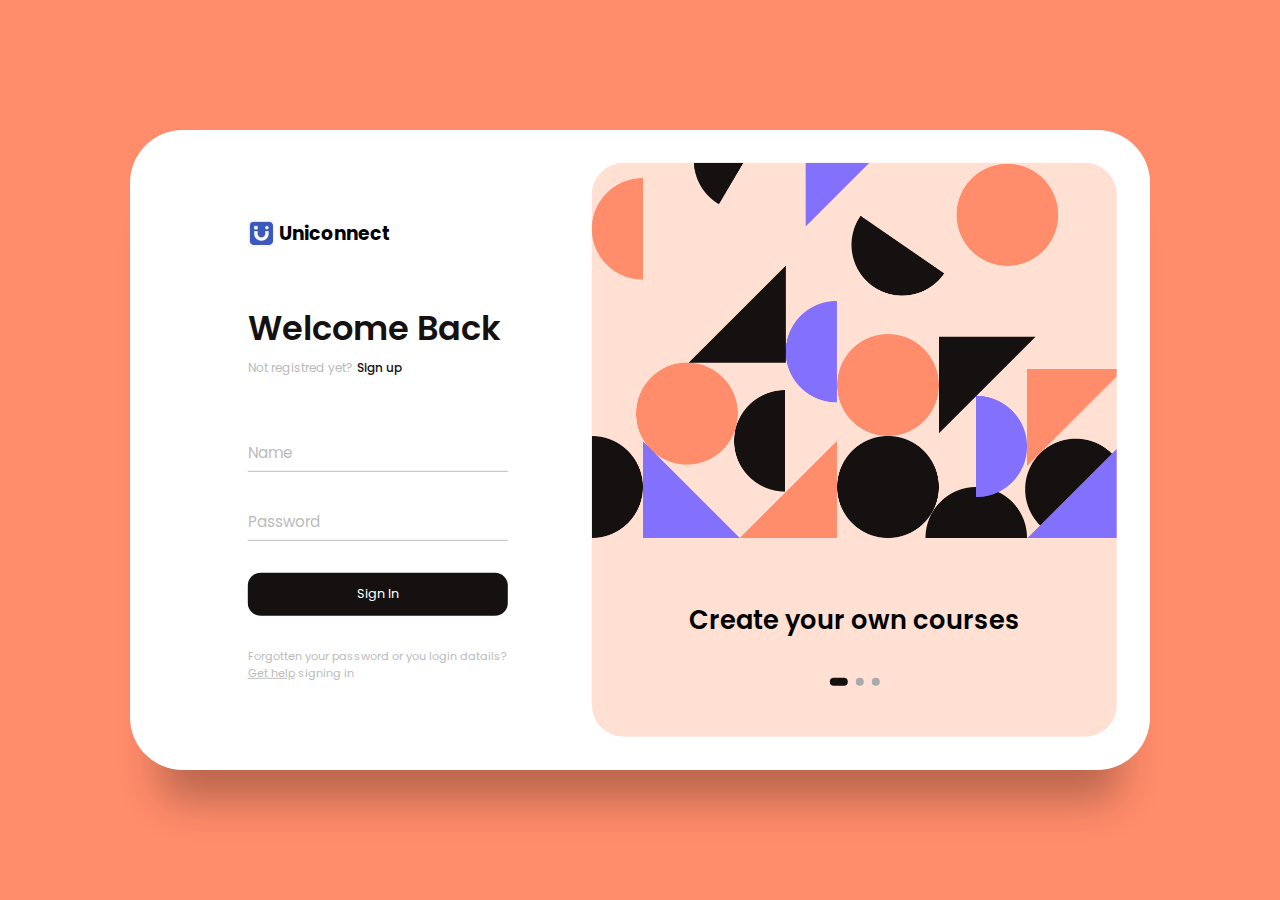
<file: Login.html>
<!DOCTYPE html>
<html lang="en">

<head>
  <meta charset="UTF-8" />
  <meta http-equiv="X-UA-Compatible" content="IE=edge" />
  <meta name="viewport" content="width=device-width, initial-scale=1.0" />
  <title>Uniconnect Signin/ Sign up </title>
  <link rel="icon" type="image/x-icon" href="logo.png">
  <link rel="stylesheet" href="regi.css" />
</head>
<body>
  <main>
    <div class="box">
      <div class="inner-box">
        <div class="forms-wrap">
          <form action="login.php" method="get" autocomplete="off" class="sign-in-form">
            <div class="logo">
              <img src="logo.png" alt="easyclass" />
              <h3>Uniconnect</h3>
            </div>

            <div class="heading">
              <h2>Welcome Back</h2>
              <h6>Not registred yet?</h6>
              <a href="#" class="toggle">Sign up</a>
            </div>

            <div class="actual-form">
              <div class="input-wrap">
                <input type="text" name='name' minlength="4" class="input-field" autocomplete="off" required />
                <label>Name</label>
              </div>

              <div class="input-wrap">
                <input type="password" name='password' minlength="4" class="input-field" autocomplete="off" required />
                <label>Password</label>
              </div>

              <input type="submit" value="Sign In" class="sign-btn" />

              <p class="text">
                Forgotten your password or you login datails?
                <a href="#">Get help</a> signing in
              </p>
            </div>
          </form>

          <form action="register.php" method="get" autocomplete="off" class="sign-up-form">
            <div class="logo">
              <img src="logo.png" alt="easyclass" />
              <h3>Uniconnect</h3>
            </div>

            <div class="heading">
              <h2>Get Started</h2>
              <h6>Already have an account?</h6>
              <a href="#" class="toggle">Sign in</a>
            </div>

            <div class="actual-form">
              <div class="input-wrap">
                <input type="text"   class="input-field" autocomplete="off" name="name" required />
                <label>Name</label>
              </div>

              <div class="input-wrap">
                <input type="email" name="email" class="input-field"autocomplete="off"  name="email" required />
                <label>Email</label>
              </div>

              <div class="input-wrap">
                <input type="password"  class="input-field" autocomplete="off" name="password" required />
                <label>Password</label>
              </div>

              <input type="submit" value="Sign Up" class="sign-btn" />

              <p class="text">
                By signing up, I agree to the
                <a href="#">Terms of Services</a> and
                <a href="#">Privacy Policy</a>
              </p>
            </div>
          </form>
        </div>

        <div class="carousel">
          <div class="images-wrapper">
            <img src="./img/image1.png" class="image img-1 show" alt="" />
            <img src="./img/image2.png" class="image img-2" alt="" />
            <img src="./img/image3.png" class="image img-3" alt="" />
          </div>

          <div class="text-slider">
            <div class="text-wrap">
              <div class="text-group">
                <h2>Create your own courses</h2>
                <h2>Customize as you like</h2>
                <h2>Invite students to your class</h2>
              </div>
            </div>

            <div class="bullets">
              <span class="active" data-value="1"></span>
              <span data-value="2"></span>
              <span data-value="3"></span>
            </div>
          </div>
        </div>
      </div>
    </div>
  </main>

  <!-- Javascript file -->

  <script src="re.js"></script>
</body>

</html>
</file>
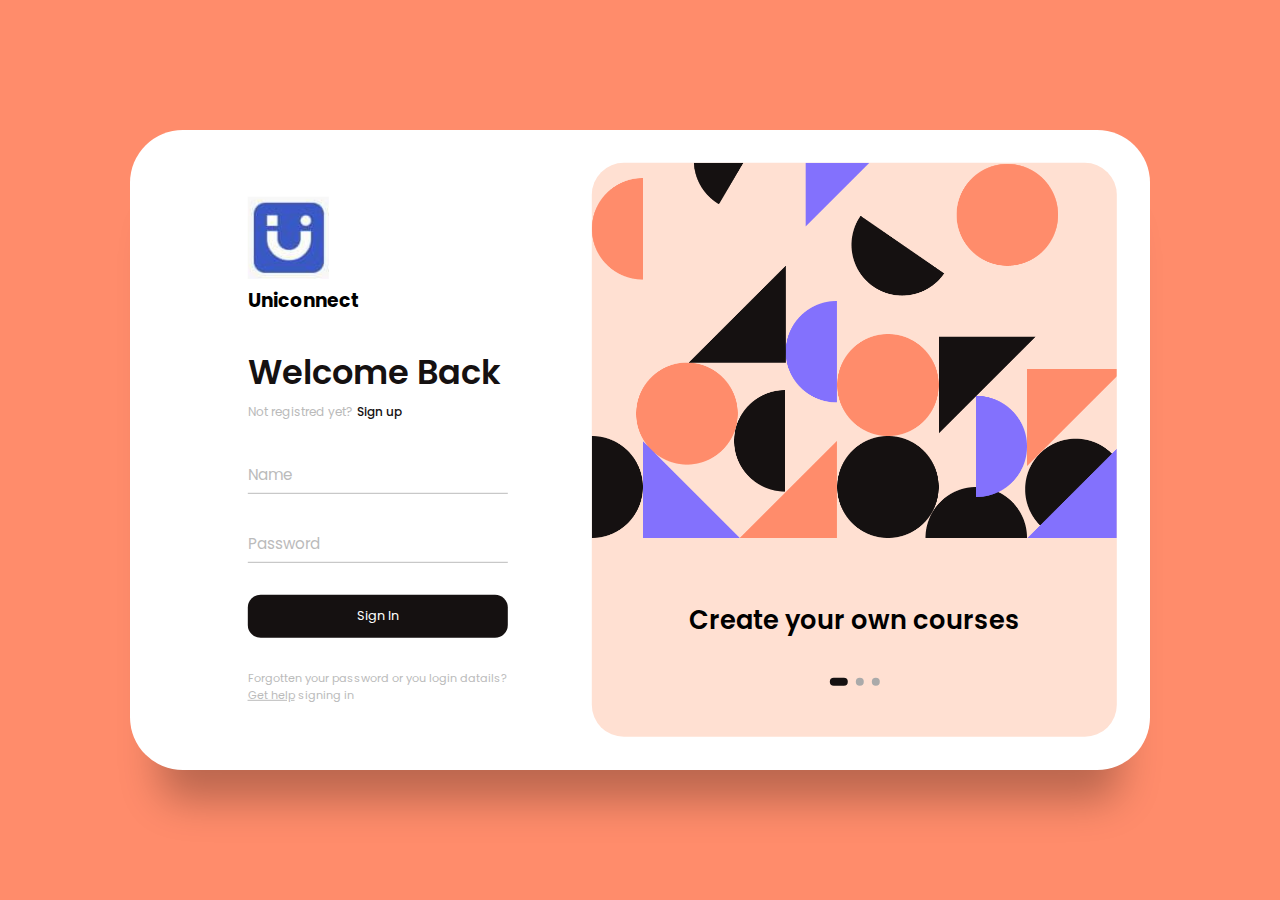
<file: UniConnect/Login.html>
<!DOCTYPE html>
<html lang="en">

<head>
  <meta charset="UTF-8" />
  <meta http-equiv="X-UA-Compatible" content="IE=edge" />
  <meta name="viewport" content="width=device-width, initial-scale=1.0" />
  <title>Uniconnect Signin/ Sign up </title>
  <link rel="icon" type="image/x-icon" href="logo.png">
  <link rel="stylesheet" href="./style/regi.css" />
</head>
<body>
  <main>
    <div class="box">
      <div class="inner-box">
        <div class="forms-wrap">
          <form action="login.php" method="get" autocomplete="off" class="sign-in-form">
            <div class="./images/logo">
              <img src="./images/loginlogo.png" alt="easyclass" />
              <h3>Uniconnect</h3>
            </div>

            <div class="heading">
              <h2>Welcome Back</h2>
              <h6>Not registred yet?</h6>
              <a href="#" class="toggle">Sign up</a>
            </div>

            <div class="actual-form">
              <div class="input-wrap">
                <input type="text" name='name' minlength="4" class="input-field" autocomplete="off" required />
                <label>Name</label>
              </div>

              <div class="input-wrap">
                <input type="password" name='password' minlength="4" class="input-field" autocomplete="off" required />
                <label>Password</label>
              </div>

              <input type="submit" value="Sign In" class="sign-btn" />

              <p class="text">
                Forgotten your password or you login datails?
                <a href="#">Get help</a> signing in
              </p>
            </div>
          </form>

          <form action="register.php" method="post" autocomplete="off" class="sign-up-form">
            <div class="logo">
              <img src="./images/loginlogo.png" alt="easyclass" />
              <h3>Uniconnect</h3>
            </div>

            <div class="heading">
              <h2>Get Started</h2>
              <h6>Already have an account?</h6>
              <a href="#" class="toggle">Sign in</a>
            </div>

            <div class="actual-form">
              <div class="input-wrap">
                <input type="text"   class="input-field" autocomplete="off" name="name" required />
                <label>Name</label>
              </div>

              <div class="input-wrap">
                <input type="email" name="email" class="input-field"autocomplete="off"  name="email" required />
                <label>Email</label>
              </div>

              <div class="input-wrap">
                <input type="password"  class="input-field" autocomplete="off" name="password" required />
                <label>Password</label>
              </div>

              <input type="submit" value="Sign Up" class="sign-btn" />

              <p class="text">
                By signing up, I agree to the
                <a href="#">Terms of Services</a> and
                <a href="#">Privacy Policy</a>
              </p>
            </div>
          </form>
        </div>

        <div class="carousel">
          <div class="images-wrapper">
            <img src="./images/image1.png" class="image img-1 show" alt="" />
            <img src="./images/image2.png" class="image img-2" alt="" />
            <img src="./images/image3.png" class="image img-3" alt="" />
          </div>

          <div class="text-slider">
            <div class="text-wrap">
              <div class="text-group">
                <h2>Create your own courses</h2>
                <h2>Customize as you like</h2>
                <h2>Invite students to your class</h2>
              </div>
            </div>

            <div class="bullets">
              <span class="active" data-value="1"></span>
              <span data-value="2"></span>
              <span data-value="3"></span>
            </div>
          </div>
        </div>
      </div>
    </div>
  </main>

  <!-- Javascript file -->

  <script src="./scripts/re.js"></script>
</body>

</html>
</file>
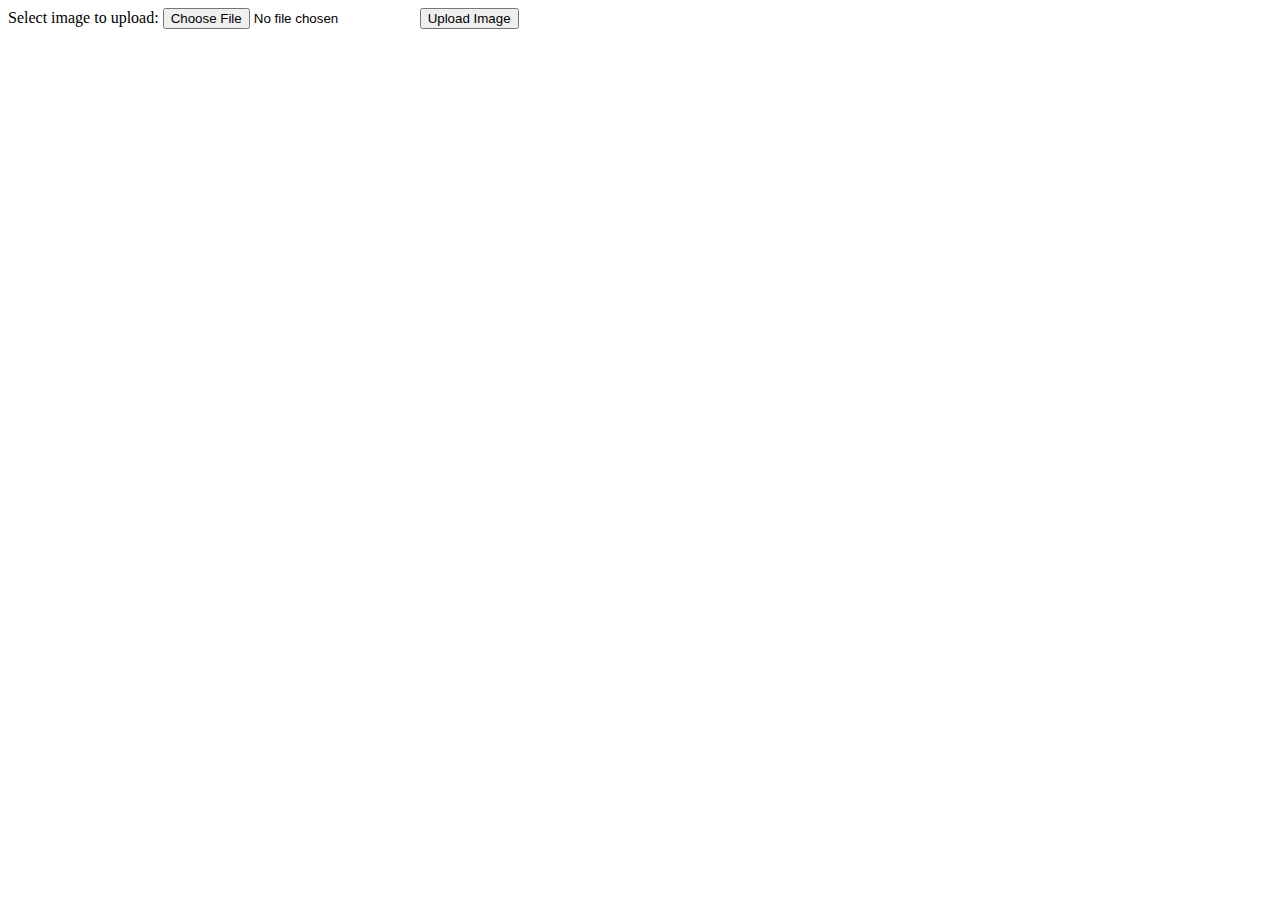
<file: UniConnect/sampleupload.html>
<!DOCTYPE html>
<html>
<body>

<form action="upload.php" method="post" enctype="multipart/form-data">
  Select image to upload:
  <input type="file" name="fileToUpload" id="fileToUpload">
  <input type="submit" value="Upload Image" name="submit">
</form>

</body>
</html>
</file>
<file: regi.css>
@import url("https://fonts.googleapis.com/css2?family=Poppins:wght@200;300;400;500;600;700;800&display=swap");

*,
*::before,
*::after {
  padding: 0;
  margin: 0;
  box-sizing: border-box;
}

body,
input {
  font-family: "Poppins", sans-serif;
}

main {
  width: 100%;
  min-height: 100vh;
  overflow: hidden;
  background-color: #ff8c6b;
  padding: 2rem;
  display: flex;
  align-items: center;
  justify-content: center;
}

.box {
  position: relative;
  width: 100%;
  max-width: 1020px;
  height: 640px;
  background-color: #fff;
  border-radius: 3.3rem;
  box-shadow: 0 60px 40px -30px rgba(0, 0, 0, 0.27);
}

.inner-box {
  position: absolute;
  width: calc(100% - 4.1rem);
  height: calc(100% - 4.1rem);
  top: 50%;
  left: 50%;
  transform: translate(-50%, -50%);
}

.forms-wrap {
  position: absolute;
  height: 100%;
  width: 45%;
  top: 0;
  left: 0;
  display: grid;
  grid-template-columns: 1fr;
  grid-template-rows: 1fr;
  transition: 0.8s ease-in-out;
}

form {
  max-width: 260px;
  width: 100%;
  margin: 0 auto;
  height: 100%;
  display: flex;
  flex-direction: column;
  justify-content: space-evenly;
  grid-column: 1 / 2;
  grid-row: 1 / 2;
  transition: opacity 0.02s 0.4s;
}

form.sign-up-form {
  opacity: 0;
  pointer-events: none;
}

.logo {
  display: flex;
  align-items: center;
}

.logo img {
  width: 27px;
  margin-right: 0.3rem;
}

.logo h4 {
  font-size: 1.1rem;
  margin-top: -9px;
  letter-spacing: -0.5px;
  color: #151111;
}

.heading h2 {
  font-size: 2.1rem;
  font-weight: 600;
  color: #151111;
}

.heading h6 {
  color: #bababa;
  font-weight: 400;
  font-size: 0.75rem;
  display: inline;
}

.toggle {
  color: #151111;
  text-decoration: none;
  font-size: 0.75rem;
  font-weight: 500;
  transition: 0.3s;
}

.toggle:hover {
  color: #8371fd;
}

.input-wrap {
  position: relative;
  height: 37px;
  margin-bottom: 2rem;
}

.input-field {
  position: absolute;
  width: 100%;
  height: 100%;
  background: none;
  border: none;
  outline: none;
  border-bottom: 1px solid #bbb;
  padding: 0;
  font-size: 0.95rem;
  color: #151111;
  transition: 0.4s;
}

label {
  position: absolute;
  left: 0;
  top: 50%;
  transform: translateY(-50%);
  font-size: 0.95rem;
  color: #bbb;
  pointer-events: none;
  transition: 0.4s;
}

.input-field.active {
  border-bottom-color: #151111;
}

.input-field.active + label {
  font-size: 0.75rem;
  top: -2px;
}

.sign-btn {
  display: inline-block;
  width: 100%;
  height: 43px;
  background-color: #151111;
  color: #fff;
  border: none;
  cursor: pointer;
  border-radius: 0.8rem;
  font-size: 0.8rem;
  margin-bottom: 2rem;
  transition: 0.3s;
}

.sign-btn:hover {
  background-color: #8371fd;
}

.text {
  color: #bbb;
  font-size: 0.7rem;
}

.text a {
  color: #bbb;
  transition: 0.3s;
}

.text a:hover {
  color: #8371fd;
}

main.sign-up-mode form.sign-in-form {
  opacity: 0;
  pointer-events: none;
}

main.sign-up-mode form.sign-up-form {
  opacity: 1;
  pointer-events: all;
}

main.sign-up-mode .forms-wrap {
  left: 55%;
}

main.sign-up-mode .carousel {
  left: 0%;
}

.carousel {
  position: absolute;
  height: 100%;
  width: 55%;
  left: 45%;
  top: 0;
  background-color: #ffe0d2;
  border-radius: 2rem;
  display: grid;
  grid-template-rows: auto 1fr;
  padding-bottom: 2rem;
  overflow: hidden;
  transition: 0.8s ease-in-out;
}

.images-wrapper {
  display: grid;
  grid-template-columns: 1fr;
  grid-template-rows: 1fr;
}

.image {
  width: 100%;
  grid-column: 1/2;
  grid-row: 1/2;
  opacity: 0;
  transition: opacity 0.3s, transform 0.5s;
}

.img-1 {
  transform: translate(0, -50px);
}

.img-2 {
  transform: scale(0.4, 0.5);
}

.img-3 {
  transform: scale(0.3) rotate(-20deg);
}

.image.show {
  opacity: 1;
  transform: none;
}

.text-slider {
  display: flex;
  align-items: center;
  justify-content: center;
  flex-direction: column;
}

.text-wrap {
  max-height: 2.2rem;
  overflow: hidden;
  margin-bottom: 2.5rem;
}

.text-group {
  display: flex;
  flex-direction: column;
  text-align: center;
  transform: translateY(0);
  transition: 0.5s;
}

.text-group h2 {
  line-height: 2.2rem;
  font-weight: 600;
  font-size: 1.6rem;
}

.bullets {
  display: flex;
  align-items: center;
  justify-content: center;
}

.bullets span {
  display: block;
  width: 0.5rem;
  height: 0.5rem;
  background-color: #aaa;
  margin: 0 0.25rem;
  border-radius: 50%;
  cursor: pointer;
  transition: 0.3s;
}

.bullets span.active {
  width: 1.1rem;
  background-color: #151111;
  border-radius: 1rem;
}

@media (max-width: 850px) {
  .box {
    height: auto;
    max-width: 550px;
    overflow: hidden;
  }

  .inner-box {
    position: static;
    transform: none;
    width: revert;
    height: revert;
    padding: 2rem;
  }

  .forms-wrap {
    position: revert;
    width: 100%;
    height: auto;
  }

  form {
    max-width: revert;
    padding: 1.5rem 2.5rem 2rem;
    transition: transform 0.8s ease-in-out, opacity 0.45s linear;
  }

  .heading {
    margin: 2rem 0;
  }

  form.sign-up-form {
    transform: translateX(100%);
  }

  main.sign-up-mode form.sign-in-form {
    transform: translateX(-100%);
  }

  main.sign-up-mode form.sign-up-form {
    transform: translateX(0%);
  }

  .carousel {
    position: revert;
    height: auto;
    width: 100%;
    padding: 3rem 2rem;
    display: flex;
  }

  .images-wrapper {
    display: none;
  }

  .text-slider {
    width: 100%;
  }
}

@media (max-width: 530px) {
  main {
    padding: 1rem;
  }

  .box {
    border-radius: 2rem;
  }

  .inner-box {
    padding: 1rem;
  }

  .carousel {
    padding: 1.5rem 1rem;
    border-radius: 1.6rem;
  }

  .text-wrap {
    margin-bottom: 1rem;
  }

  .text-group h2 {
    font-size: 1.2rem;
  }

  form {
    padding: 1rem 2rem 1.5rem;
  }
}
</file>
<file: UniConnect/style/regi.css>
@import url("https://fonts.googleapis.com/css2?family=Poppins:wght@200;300;400;500;600;700;800&display=swap");

*,
*::before,
*::after {
  padding: 0;
  margin: 0;
  box-sizing: border-box;
}

body,
input {
  font-family: "Poppins", sans-serif;
}

main {
  width: 100%;
  min-height: 100vh;
  overflow: hidden;
  background-color: #ff8c6b;
  padding: 2rem;
  display: flex;
  align-items: center;
  justify-content: center;
}

.box {
  position: relative;
  width: 100%;
  max-width: 1020px;
  height: 640px;
  background-color: #fff;
  border-radius: 3.3rem;
  box-shadow: 0 60px 40px -30px rgba(0, 0, 0, 0.27);
}

.inner-box {
  position: absolute;
  width: calc(100% - 4.1rem);
  height: calc(100% - 4.1rem);
  top: 50%;
  left: 50%;
  transform: translate(-50%, -50%);
}

.forms-wrap {
  position: absolute;
  height: 100%;
  width: 45%;
  top: 0;
  left: 0;
  display: grid;
  grid-template-columns: 1fr;
  grid-template-rows: 1fr;
  transition: 0.8s ease-in-out;
}

form {
  max-width: 260px;
  width: 100%;
  margin: 0 auto;
  height: 100%;
  display: flex;
  flex-direction: column;
  justify-content: space-evenly;
  grid-column: 1 / 2;
  grid-row: 1 / 2;
  transition: opacity 0.02s 0.4s;
}

form.sign-up-form {
  opacity: 0;
  pointer-events: none;
}

.logo {
  display: flex;
  align-items: center;
}

.logo img {
  width: 27px;
  margin-right: 0.3rem;
}

.logo h4 {
  font-size: 1.1rem;
  margin-top: -9px;
  letter-spacing: -0.5px;
  color: #151111;
}

.heading h2 {
  font-size: 2.1rem;
  font-weight: 600;
  color: #151111;
}

.heading h6 {
  color: #bababa;
  font-weight: 400;
  font-size: 0.75rem;
  display: inline;
}

.toggle {
  color: #151111;
  text-decoration: none;
  font-size: 0.75rem;
  font-weight: 500;
  transition: 0.3s;
}

.toggle:hover {
  color: #8371fd;
}

.input-wrap {
  position: relative;
  height: 37px;
  margin-bottom: 2rem;
}

.input-field {
  position: absolute;
  width: 100%;
  height: 100%;
  background: none;
  border: none;
  outline: none;
  border-bottom: 1px solid #bbb;
  padding: 0;
  font-size: 0.95rem;
  color: #151111;
  transition: 0.4s;
}

label {
  position: absolute;
  left: 0;
  top: 50%;
  transform: translateY(-50%);
  font-size: 0.95rem;
  color: #bbb;
  pointer-events: none;
  transition: 0.4s;
}
label_error_message {
  display: red;
  margin: 1px;
  padding: 1px;
}

.input-field.active {
  border-bottom-color: #151111;
}

.input-field.active + label {
  font-size: 0.75rem;
  top: -2px;
}

.sign-btn {
  display: inline-block;
  width: 100%;
  height: 43px;
  background-color: #151111;
  color: #fff;
  border: none;
  cursor: pointer;
  border-radius: 0.8rem;
  font-size: 0.8rem;
  margin-bottom: 2rem;
  transition: 0.3s;
}

.sign-btn:hover {
  background-color: #8371fd;
}

.text {
  color: #bbb;
  font-size: 0.7rem;
}

.text a {
  color: #bbb;
  transition: 0.3s;
}

.text a:hover {
  color: #8371fd;
}

main.sign-up-mode form.sign-in-form {
  opacity: 0;
  pointer-events: none;
}

main.sign-up-mode form.sign-up-form {
  opacity: 1;
  pointer-events: all;
}

main.sign-up-mode .forms-wrap {
  left: 55%;
}

main.sign-up-mode .carousel {
  left: 0%;
}

.carousel {
  position: absolute;
  height: 100%;
  width: 55%;
  left: 45%;
  top: 0;
  background-color: #ffe0d2;
  border-radius: 2rem;
  display: grid;
  grid-template-rows: auto 1fr;
  padding-bottom: 2rem;
  overflow: hidden;
  transition: 0.8s ease-in-out;
}

.images-wrapper {
  display: grid;
  grid-template-columns: 1fr;
  grid-template-rows: 1fr;
}

.image {
  width: 100%;
  grid-column: 1/2;
  grid-row: 1/2;
  opacity: 0;
  transition: opacity 0.3s, transform 0.5s;
}

.img-1 {
  transform: translate(0, -50px);
}

.img-2 {
  transform: scale(0.4, 0.5);
}

.img-3 {
  transform: scale(0.3) rotate(-20deg);
}

.image.show {
  opacity: 1;
  transform: none;
}

.text-slider {
  display: flex;
  align-items: center;
  justify-content: center;
  flex-direction: column;
}

.text-wrap {
  max-height: 2.2rem;
  overflow: hidden;
  margin-bottom: 2.5rem;
}

.text-group {
  display: flex;
  flex-direction: column;
  text-align: center;
  transform: translateY(0);
  transition: 0.5s;
}

.text-group h2 {
  line-height: 2.2rem;
  font-weight: 600;
  font-size: 1.6rem;
}

.bullets {
  display: flex;
  align-items: center;
  justify-content: center;
}

.bullets span {
  display: block;
  width: 0.5rem;
  height: 0.5rem;
  background-color: #aaa;
  margin: 0 0.25rem;
  border-radius: 50%;
  cursor: pointer;
  transition: 0.3s;
}

.bullets span.active {
  width: 1.1rem;
  background-color: #151111;
  border-radius: 1rem;
}

@media (max-width: 850px) {
  .box {
    height: auto;
    max-width: 550px;
    overflow: hidden;
  }

  .inner-box {
    position: static;
    transform: none;
    width: revert;
    height: revert;
    padding: 2rem;
  }

  .forms-wrap {
    position: revert;
    width: 100%;
    height: auto;
  }

  form {
    max-width: revert;
    padding: 1.5rem 2.5rem 2rem;
    transition: transform 0.8s ease-in-out, opacity 0.45s linear;
  }

  .heading {
    margin: 2rem 0;
  }

  form.sign-up-form {
    transform: translateX(100%);
  }

  main.sign-up-mode form.sign-in-form {
    transform: translateX(-100%);
  }

  main.sign-up-mode form.sign-up-form {
    transform: translateX(0%);
  }

  .carousel {
    position: revert;
    height: auto;
    width: 100%;
    padding: 3rem 2rem;
    display: flex;
  }

  .images-wrapper {
    display: none;
  }

  .text-slider {
    width: 100%;
  }
}

@media (max-width: 530px) {
  main {
    padding: 1rem;
  }

  .box {
    border-radius: 2rem;
  }

  .inner-box {
    padding: 1rem;
  }

  .carousel {
    padding: 1.5rem 1rem;
    border-radius: 1.6rem;
  }

  .text-wrap {
    margin-bottom: 1rem;
  }

  .text-group h2 {
    font-size: 1.2rem;
  }

  form {
    padding: 1rem 2rem 1.5rem;
  }
}
</file>
